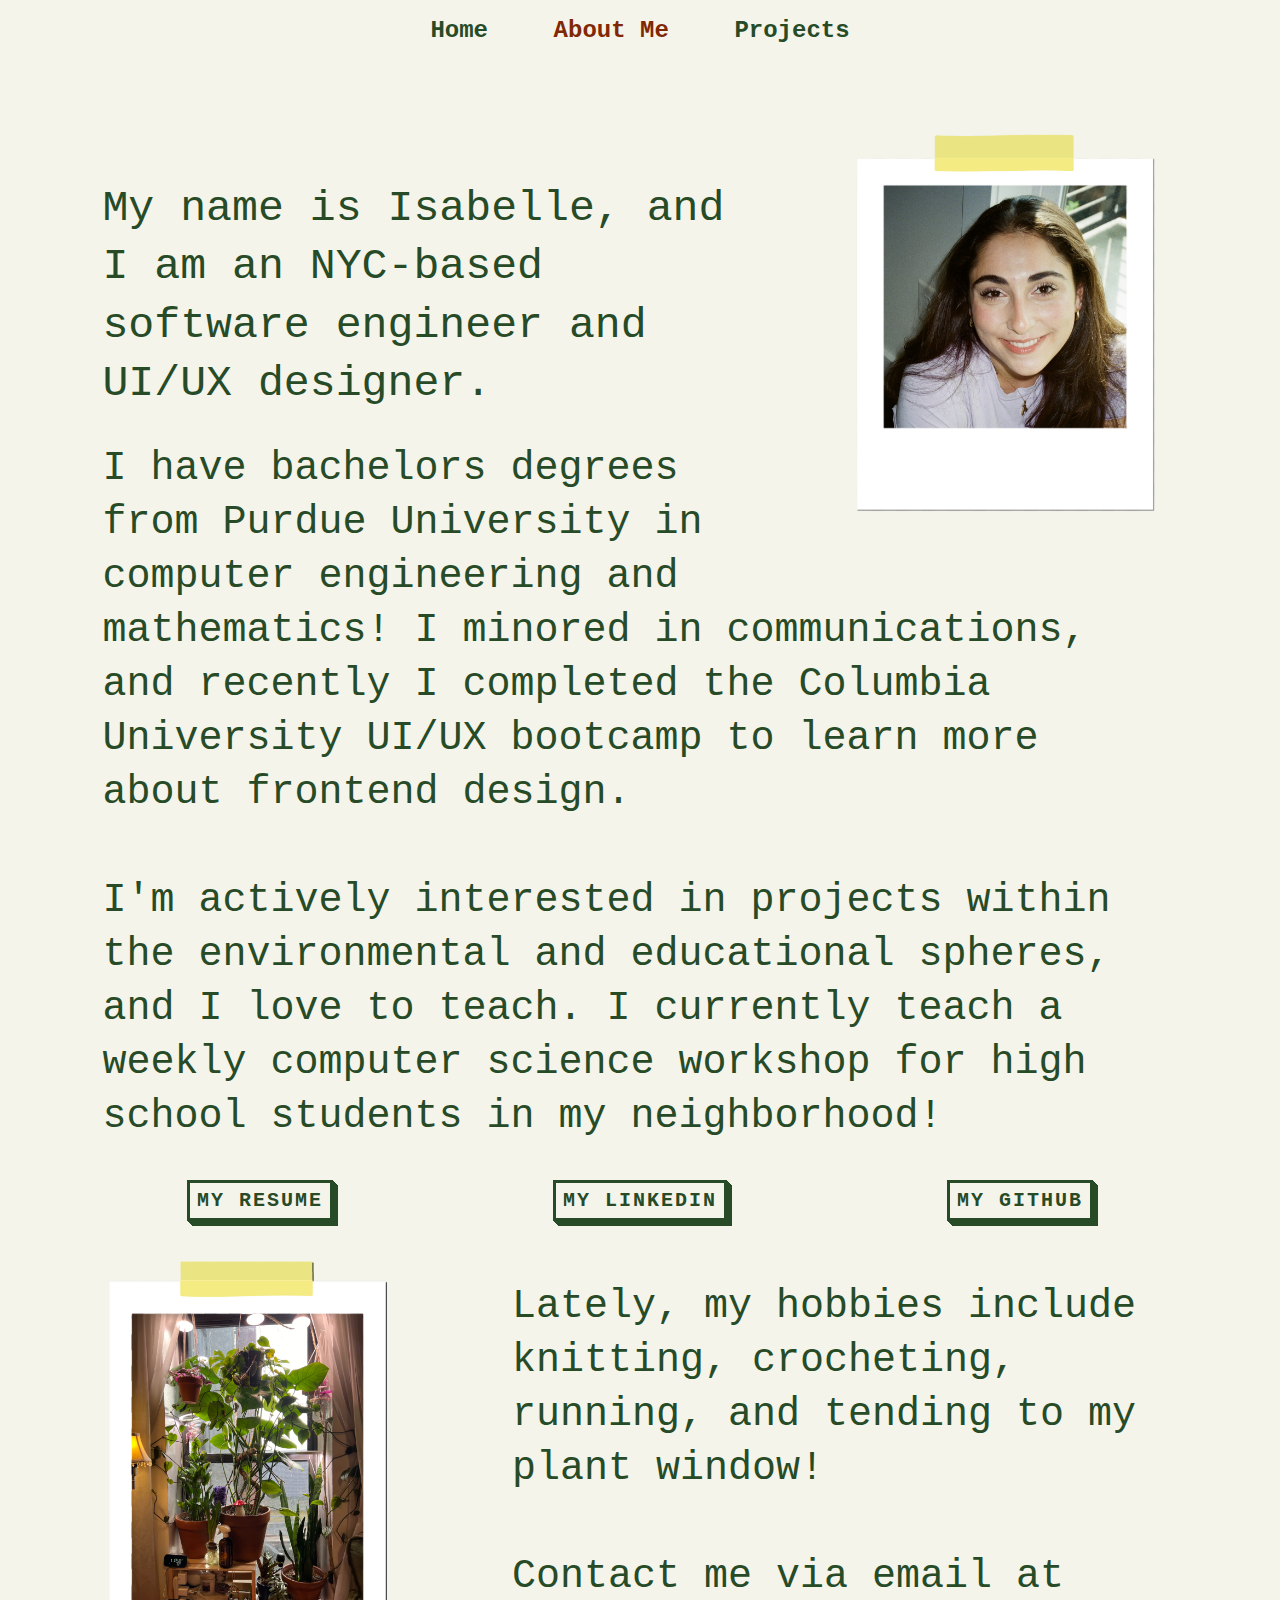
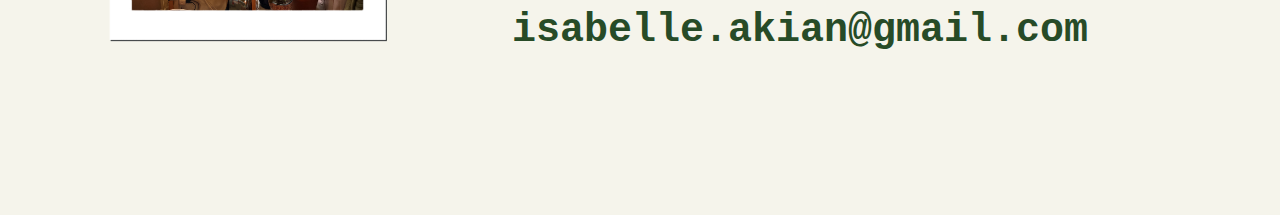
<file: docs/about.html>
<!DOCTYPE html>
<html>
    <head>
        <link rel="stylesheet" href="https://cdn.jsdelivr.net/npm/bootstrap@4.3.1/dist/css/bootstrap.min.css" integrity="sha384-ggOyR0iXCbMQv3Xipma34MD+dH/1fQ784/j6cY/iJTQUOhcWr7x9JvoRxT2MZw1T" crossorigin="anonymous">
        <meta name="viewport" content="width=device-width, initial-scale=1.0">
        <link rel="stylesheet" href="style.css">
    </head>

    <nav class="navig">
        <strong>
        <a class="navig" href="https://www.isabelleakian.com">Home</a>
        <a class="navig active" href="https://www.isabelleakian.com/about">About Me</a>
        <a class="navig" href="https://www.isabelleakian.com/projects">Projects</a>
        <!-- <a class="navig" href="https://www.isabelleakian.com/extras">Extras</a> -->
    </strong>
    </nav>

    <body>
        <p>
            <img src="images/isabelle_polaroid.png" alt="Polaroid of Isabelle" class="profile">
            <p class="bio">My name is Isabelle, and I am an NYC-based software engineer and UI/UX designer.</p>
            <p class="bio2">I have bachelors degrees from Purdue University in computer engineering and mathematics! I minored in communications, and recently I completed the Columbia University UI/UX bootcamp to learn more about frontend design.</p>
            <p class="bio2">I'm actively interested in projects within the environmental and educational spheres, and I love to teach. I currently teach a weekly computer science workshop for high school students in my neighborhood!</p>    
            <div class="container">
                    <div class="row" style="text-align: center;">
                        <div class="col-lg"><a class="button-54 navig" href="https://drive.google.com/file/d/16x-H76ACSzpR7JhY4qy90cpsDtwUSjwM/view?usp=sharing" target="_blank" role="button"><strong>My Resume</strong></a></div>
                        <div class="col-lg"><a class="button-54 navig" href="https://www.linkedin.com/in/isabelleakian/" target="_blank" role="button"><strong>My LinkedIn</strong></a></div>
                        <div class="col-lg"><a class="button-54 navig" href="https://github.com/isabelleakian" target="_blank" role="button"><strong>My GitHub</strong></a></div>
                    </div>
            </div>
            <div>
                <img src="images/isabelle_plant_polaroid.png" alt="Polaroid of Isabelle's plants" class="profile2">
                <p class="bio3">Lately, my hobbies include knitting, crocheting, running, and tending to my plant window!</p>
            </div>
            <div>
                <p class="bio2" padding-bottom=2%>Contact me via email at <strong>isabelle.akian@gmail.com</strong></p>
            </div>
        </p>
        <p class="bio">
            
        </p>

        
        <script src="scripts/main.js"></script></body>

</html>
</file>
<file: docs/style.css>
html, body {
    height: 100%;
    margin-bottom: 10%;
    padding-bottom: 20;
}

html, body {
    background-color: #F5F4EB;
}

/* img {
    padding: 0;
    display: block;
    margin: 0 auto;
    max-height: 100%;
    max-width: 100%;
} */

img.profile {
    width: 40%;
    float: right;
    padding-top: 3%;
    padding-right: 3%;
}

img.profile2 {
    width: 40%;
    float: left;
    padding-top: 3%;
    padding-right: 3%;
    filter: drop-shadow(1px 1px)
}


nav.navig {
    text-align: center;
    font-family: 'Courier New', Courier, monospace;
    font-size: 150%;
    color: #274B27;
    padding-top: 1%;
}

a.navig {
    color: #274B27;
    padding-left: 2%;
    padding-right: 2%;
    text-decoration: none;
}

a.navig:hover {
	color: #8c3d1c;
	padding-left: 2%;
	padding-right: 2%;
	text-decoration: none;
}

a.active {
    color: #802803;
}

p.bio {
    padding-left: 8%;
    padding-right: 8%;
    padding-top: 9%;
    text-align: left;
    color: #274B27;
    font-family: 'Courier New', Courier, monospace;
    font-size: 270%;
    line-height: 135%;
}

p.biotab {
	padding-left: 3%;
	padding-right: 3%;
	padding-top: 2%;
	text-align: left;
	color: #274B27;
	font-family: 'Courier New', Courier, monospace;
	font-size: 270%;
	line-height: 135%;
}

p.biotabContent {
	padding-left: 3%;
	padding-top: 1%;
	padding-bottom: 2%;
	padding-right: 3%;
	text-align: left;
	color: #274B27;
	font-family: 'Courier New', Courier, monospace;
	font-size: 170%;
	line-height: 135%;
}

p.bio2 {
    padding-left: 8%;
    padding-top: 1%;
    padding-bottom: 2%;
    padding-right: 8%;
    text-align: left;
    color: #274B27;
    font-family: 'Courier New', Courier, monospace;
    font-size: 250%;
    line-height: 135%;
}

p.bio3 {
    padding-left: 8%;
    padding-top: 5%;
    padding-bottom: 2%;
    padding-right: 8%;
    text-align: left;
    color: #274B27;
    font-family: 'Courier New', Courier, monospace;
    font-size: 250%;
    line-height: 135%;
}


/* base button CSS from https://getcssscan.com/css-buttons-examples */
.button-54 {
  font-family: 'Courier New', Courier, monospace;
  font-size: 20px;
  letter-spacing: 2px;
  text-decoration: none;
  margin-left: 6%;
  /* margin-top: 4%; */
  margin-right: 6%;
  padding: 0.3em 0.8em;
  text-transform: uppercase;
  color: #274B27;
  cursor: pointer;
  border: 3px solid;
  box-shadow: 1px 1px 0px 0px, 2px 2px 0px 0px, 3px 3px 0px 0px, 4px 4px 0px 0px, 5px 5px 0px 0px;
  position: relative;
  user-select: none;
  -webkit-user-select: none;
  touch-action: manipulation;
	/* margin-bottom: 15%; */
}

.button-54:hover {
  color: #802803;
}

.button-54:active {
  box-shadow: 0px 0px 0px 0px;
  top: 5px;
  color: #802803;
  left: 5px;
}

/* @media (min-width: 768px) {
  .button-54 {
    padding: 0.3em 0.8em;
  }
} */

/* Style the tab */
.tab {
	overflow: hidden;
	border: 1px solid #802803;
	background-color: #F5F4EB;
	font-family: Courier;
	color: #274B27;
	margin-left: 5%;
	margin-right: 5%;
}

/* Style the buttons inside the tab */
.tab button {
	background-color: inherit;
	float: left;
	border: none;
	outline: none;
	cursor: pointer;
	padding: 14px 16px;
	transition: 0.3s;
	font-size: 17px;
	font-family: Courier;
	color: #274B27;
	text-align: center;
}

/* Change background color of buttons on hover */
.tab button:hover {
	background-color: #f2e9e5;
}

/* Create an active/current tablink class */
.tab button.active {
	background-color: #e5d4cc;
	color: #802803;
	font-weight: bold;
}

/* Style the tab content */
.tabcontent {
	display: none;
	padding: 6px 12px;
	border: 1px solid #802803;
	border-top: none;
	color: #274B27;
	background-color: #F5F4EB;
	margin-left: 5%;
	margin-right: 5%;
}

div.vids{
	float: right;
	text-align: center;
	padding-bottom: 5%;
}

video.mobile{
	width: 60%;
}

@media only screen and (max-width: 1000px) {
	div.vids {
		float: center;
		margin-left: 25%;
		margin-right: 25%;
	}

	video.mobile{
		width: 100%;
	}

}


@media only screen and (min-width:700px) and (max-width: 1000px) {
    .button-54 {
        margin-left: 0%;
        margin-top: 10%;
        margin-bottom:10%;
        margin-right: 0%;
        line-height: 300%;
        font-size: 18px;
    }
    nav.navig{
        font-size: 100%;
    }
    p.bio{
        font-size: 200%;
    }
		p.biotab{
				font-size: 200%;
		}
    p.bio2, p.bio3, p.biotabContent{
        font-size: 160%;
    }
    img.profile, img.profile2{
        width: 45%;
        padding-right: 2%;
    }
}

@media only screen and (max-width: 700px) {
    .button-54 {
        margin-left: 0%;
        margin-top: 10%;
        margin-bottom:10%;
        margin-right: 0%;
        line-height: 300%;
        font-size: 16px;
    }
    nav.navig{
        font-size: 80%;
    }
    p.bio{
        font-size: 170%;
    }
		p.biotab{
				font-size: 170%;
		}
    p.bio2, p.bio3, p.biotabContent{
        font-size: 130%;
    }
		.tab button {
				font-size: 80%;
		}
		.tabcontent {
				font-size: 80%;
				padding: 3px 6px;
		}
    img.profile, img.profile2{
        width: 50%;
        padding-right: 0%;
    }
}
</file>
